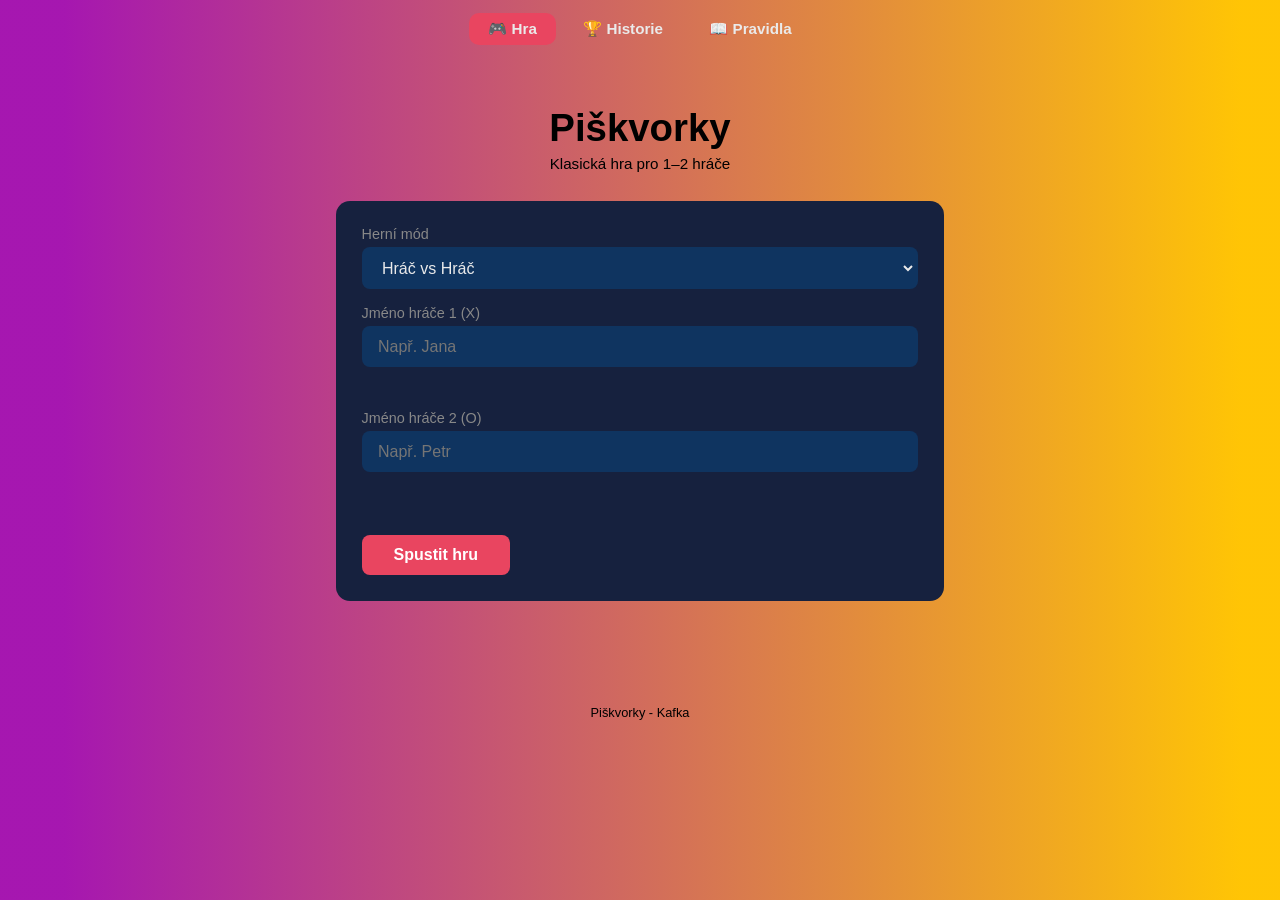
<file: index.html>
<!doctype html>
<html lang="cs">
    <head>
        <meta charset="UTF-8" />
        <meta name="viewport" content="width=device-width, initial-scale=1.0" />
        <title>Piškvorky – Hra</title>
        <link rel="icon" href="favicon.svg" type="image/svg+xml" />
        <link rel="stylesheet" href="style.css" />
    </head>
    <body>
        <nav>
            <a href="index.html" class="active">🎮 Hra</a>
            <a href="leaderboard.html">🏆 Historie</a>
            <a href="rules.html">📖 Pravidla</a>
        </nav>

        <main>
            <h1>Piškvorky</h1>
            <p class="subtitle">Klasická hra pro 1–2 hráče</p>

            <!-- ── Nastavení ── -->
            <section class="setup" id="setup">
                <div class="form-row">
                    <label for="mode">Herní mód</label>
                    <select id="mode" onchange="toggleP2(this)">
                        <option value="pvp">Hráč vs Hráč</option>
                        <option value="ai">Hráč vs Počítač</option>
                    </select>
                </div>

                <div class="form-row">
                    <label for="p1">Jméno hráče 1 (X)</label>
                    <input
                        type="text"
                        id="p1"
                        maxlength="20"
                        placeholder="Např. Jana"
                        oninput="validateName(this, 'err-p1')"
                    />
                    <div class="error" id="err-p1"></div>
                </div>

                <div class="form-row" id="p2-row">
                    <label for="p2">Jméno hráče 2 (O)</label>
                    <input
                        type="text"
                        id="p2"
                        maxlength="20"
                        placeholder="Např. Petr"
                        oninput="validateName(this, 'err-p2')"
                    />
                    <div class="error" id="err-p2"></div>
                </div>

                <p class="error" id="error"></p>

                <button class="btn" id="start-btn" onclick="startGame()">
                    Spustit hru
                </button>
            </section>

            <!-- ── Hrací plocha ── -->
            <section id="game-area">
                <div id="status">Připravuji hru…</div>

                <div id="board">
                    <div class="cell" onclick="handleClick(0)"></div>
                    <div class="cell" onclick="handleClick(1)"></div>
                    <div class="cell" onclick="handleClick(2)"></div>
                    <div class="cell" onclick="handleClick(3)"></div>
                    <div class="cell" onclick="handleClick(4)"></div>
                    <div class="cell" onclick="handleClick(5)"></div>
                    <div class="cell" onclick="handleClick(6)"></div>
                    <div class="cell" onclick="handleClick(7)"></div>
                    <div class="cell" onclick="handleClick(8)"></div>
                </div>

                <div class="scoreboard">
                    <div class="score-box x-box">
                        <div class="sname" id="score-name-x">Hráč 1</div>
                        <div class="snum" id="score-x">0</div>
                    </div>
                    <div class="score-box">
                        <div class="sname">Remízy</div>
                        <div class="snum" id="score-d">0</div>
                    </div>
                    <div class="score-box o-box">
                        <div class="sname" id="score-name-o">Hráč 2</div>
                        <div class="snum" id="score-o">0</div>
                    </div>
                </div>

                <div class="game-buttons">
                    <button class="btn btn-ghost btn-sm" onclick="resetRound()">
                        🔄 Nové kolo
                    </button>
                    <button class="btn btn-sm" onclick="newGame()">
                        🏠 Nová hra
                    </button>
                </div>
            </section>
        </main>

        <footer>Piškvorky - Kafka</footer>

        <script src="game.js"></script>
    </body>
</html>
</file>
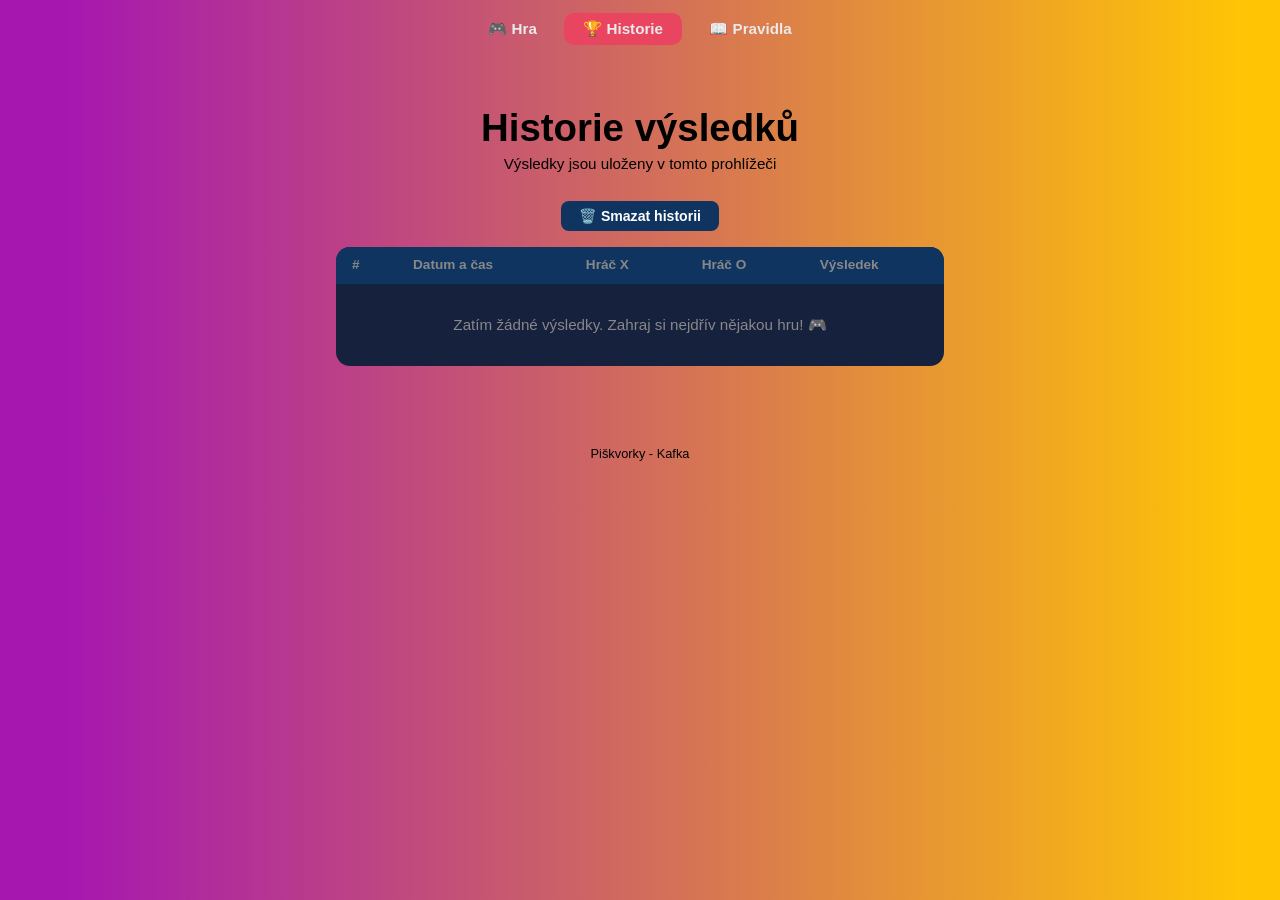
<file: leaderboard.html>
<!doctype html>
<html lang="cs">
    <head>
        <meta charset="UTF-8" />
        <meta name="viewport" content="width=device-width, initial-scale=1.0" />
        <title>Piškvorky – Historie výsledků</title>
        <link rel="icon" href="favicon.svg" type="image/svg+xml" />
        <link rel="stylesheet" href="style.css" />
    </head>
    <body>
        <nav>
            <a href="index.html">🎮 Hra</a>
            <a href="leaderboard.html" class="active">🏆 Historie</a>
            <a href="rules.html">📖 Pravidla</a>
        </nav>

        <main>
            <h1>Historie výsledků</h1>
            <p class="subtitle">Výsledky jsou uloženy v tomto prohlížeči</p>

            <div class="game-buttons" style="margin-bottom: 1rem">
                <button class="btn btn-sm btn-ghost" onclick="clearHistory()">
                    🗑️ Smazat historii
                </button>
            </div>

            <div class="table-wrap">
                <table>
                    <thead>
                        <tr>
                            <th>#</th>
                            <th>Datum a čas</th>
                            <th>Hráč X</th>
                            <th>Hráč O</th>
                            <th>Výsledek</th>
                        </tr>
                    </thead>
                    <tbody id="history-body"></tbody>
                </table>
                <p class="empty-msg" id="empty-msg" style="display: none">
                    Zatím žádné výsledky. Zahraj si nejdřív nějakou hru! 🎮
                </p>
            </div>
        </main>

        <footer>Piškvorky - Kafka</footer>

        <script src="leaderboard.js"></script>
    </body>
</html>
</file>
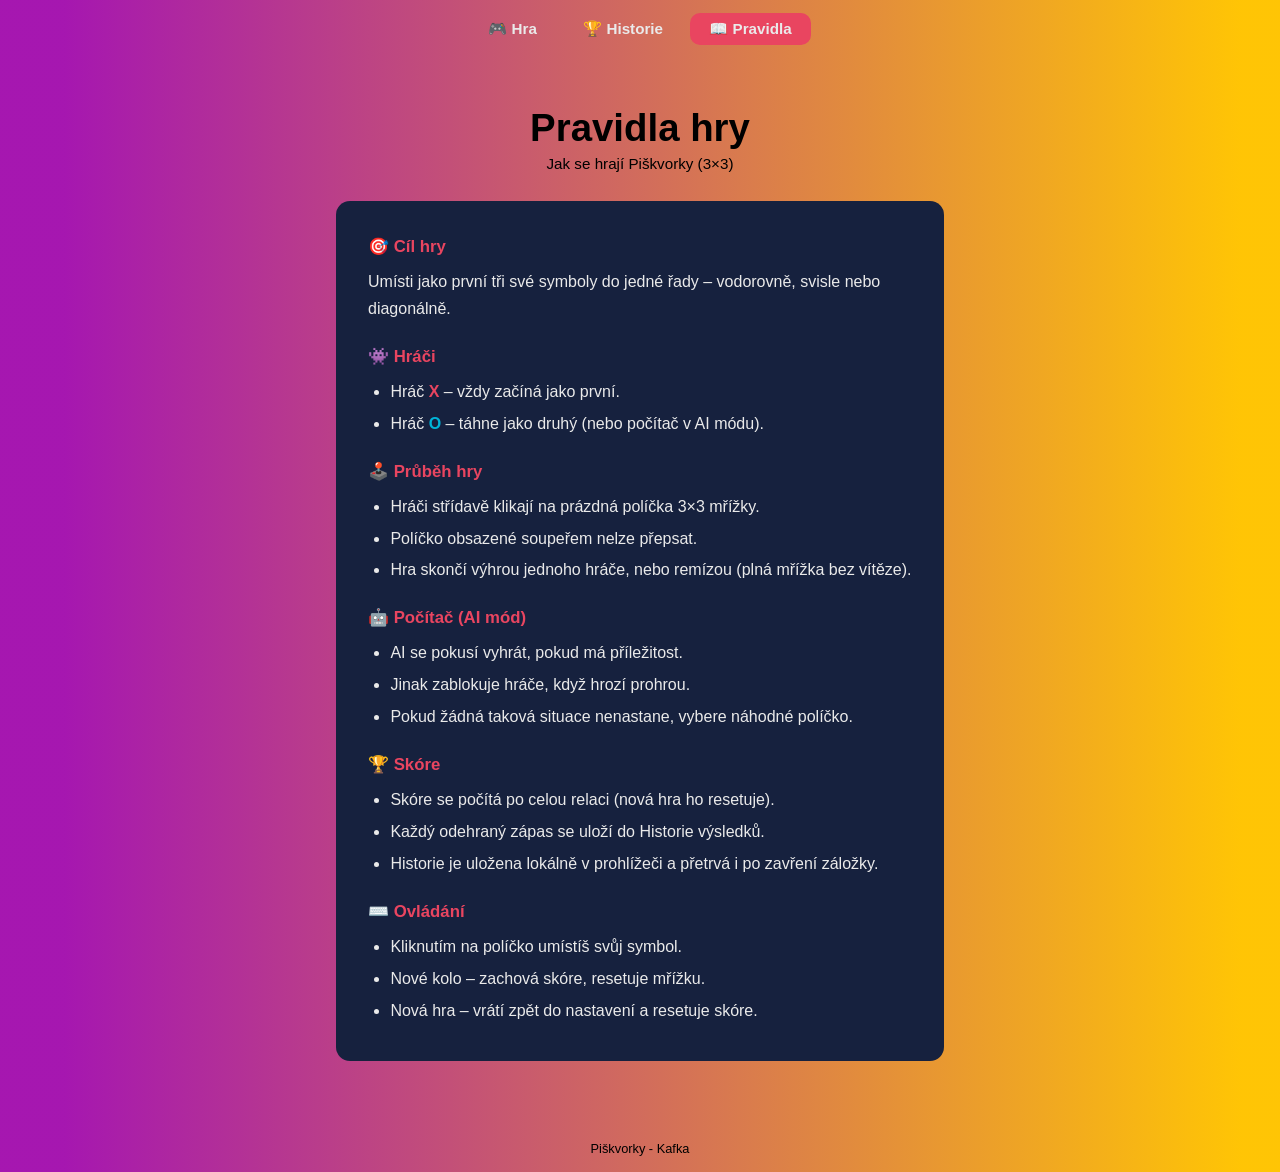
<file: rules.html>
<!doctype html>
<html lang="cs">
    <head>
        <meta charset="UTF-8" />
        <meta name="viewport" content="width=device-width, initial-scale=1.0" />
        <title>Piškvorky – Pravidla</title>
        <link rel="icon" href="favicon.svg" type="image/svg+xml" />
        <link rel="stylesheet" href="style.css" />
    </head>
    <body>
        <nav>
            <a href="index.html">🎮 Hra</a>
            <a href="leaderboard.html">🏆 Historie</a>
            <a href="rules.html" class="active">📖 Pravidla</a>
        </nav>

        <main>
            <h1>Pravidla hry</h1>
            <p class="subtitle">Jak se hrají Piškvorky (3×3)</p>

            <div class="rules-card">
                <h3>🎯 Cíl hry</h3>
                <p>
                    Umísti jako první tři své symboly do jedné řady – vodorovně,
                    svisle nebo diagonálně.
                </p>

                <h3>👾 Hráči</h3>
                <ul>
                    <li>
                        Hráč <span class="x-color">X</span> – vždy začíná jako
                        první.
                    </li>
                    <li>
                        Hráč <span class="o-color">O</span> – táhne jako druhý
                        (nebo počítač v AI módu).
                    </li>
                </ul>

                <h3>🕹️ Průběh hry</h3>
                <ul>
                    <li>
                        Hráči střídavě klikají na prázdná políčka 3×3 mřížky.
                    </li>
                    <li>Políčko obsazené soupeřem nelze přepsat.</li>
                    <li>
                        Hra skončí výhrou jednoho hráče, nebo remízou (plná
                        mřížka bez vítěze).
                    </li>
                </ul>

                <h3>🤖 Počítač (AI mód)</h3>
                <ul>
                    <li>AI se pokusí vyhrát, pokud má příležitost.</li>
                    <li>Jinak zablokuje hráče, když hrozí prohrou.</li>
                    <li>
                        Pokud žádná taková situace nenastane, vybere náhodné
                        políčko.
                    </li>
                </ul>

                <h3>🏆 Skóre</h3>
                <ul>
                    <li>
                        Skóre se počítá po celou relaci (nová hra ho resetuje).
                    </li>
                    <li>Každý odehraný zápas se uloží do Historie výsledků.</li>
                    <li>
                        Historie je uložena lokálně v prohlížeči a přetrvá i po
                        zavření záložky.
                    </li>
                </ul>

                <h3>⌨️ Ovládání</h3>
                <ul>
                    <li>Kliknutím na políčko umístíš svůj symbol.</li>
                    <li>Nové kolo – zachová skóre, resetuje mřížku.</li>
                    <li>
                        Nová hra – vrátí zpět do nastavení a resetuje skóre.
                    </li>
                </ul>
            </div>
        </main>

        <footer>Piškvorky - Kafka</footer>
    </body>
</html>
</file>
<file: style.css>
/* ============================
   style.css – Piškvorky 2026
   ============================ */

:root {
    --bg: #1a1a2e;
    --surface: #16213e;
    --primary: #0f3460;
    --accent: #e94560;
    --blue: #00b4d8;
    --text: #eaeaea;
    --muted: #888;
    --radius: 10px;
}

/* ── Reset ── */
* {
    margin: 0;
    padding: 0;
    box-sizing: border-box;
}

body {
    background: linear-gradient(
        90deg,
        hsla(296, 77%, 39%, 1) 5%,
        hsla(46, 100%, 51%, 1) 97%
    );
    color: var(--text);
    font-family: "Segoe UI", Tahoma, sans-serif;
    min-height: 100vh;
}

/* ── Navigace ── */
nav {
    display: flex;
    justify-content: center;
    gap: 0.5rem;
    padding: 0.8rem 1rem;
    flex-wrap: wrap;
}

nav a {
    color: var(--text);
    text-decoration: none;
    font-weight: 600;
    padding: 0.45rem 1.2rem;
    border-radius: var(--radius);
    transition: background 0.2s;
    font-size: 0.95rem;
}

nav a:hover,
nav a.active {
    background: var(--accent);
}

/* ── Hlavní obsah ── */
main {
    max-width: 640px;
    margin: 2rem auto;
    padding: 1rem;
    text-align: center;
}

h1 {
    font-size: 2.4rem;
    color: black;
    margin-bottom: 0.3rem;
}

.subtitle {
    color: black;
    margin-bottom: 1.8rem;
    font-size: 0.95rem;
}

h2 {
    font-size: 1.4rem;
    margin-bottom: 1rem;
}

/* ── Nastavení hry ── */
.setup {
    background: var(--surface);
    padding: 1.6rem;
    border-radius: 14px;
    margin-bottom: 1.5rem;
    text-align: left;
}

.form-row {
    margin-bottom: 1rem;
}

.form-row label {
    display: block;
    margin-bottom: 0.3rem;
    color: var(--muted);
    font-size: 0.9rem;
}

.form-row input,
.form-row select {
    width: 100%;
    padding: 0.6rem 0.9rem;
    background: var(--primary);
    border: 2px solid transparent;
    border-radius: 8px;
    color: var(--text);
    font-size: 1rem;
    outline: none;
    transition: border-color 0.2s;
}

.form-row input:focus,
.form-row select:focus {
    border-color: var(--accent);
}

.form-row input.invalid {
    border-color: var(--accent);
}

.hint {
    font-size: 0.78rem;
    color: var(--muted);
    margin-top: 0.25rem;
}

/* ── Tlačítka ── */
.btn {
    background: var(--accent);
    color: white;
    border: none;
    padding: 0.7rem 2rem;
    font-size: 1rem;
    border-radius: 8px;
    cursor: pointer;
    transition:
        opacity 0.2s,
        transform 0.1s;
    font-weight: 600;
}

.btn:hover {
    opacity: 0.85;
}
.btn:active {
    transform: scale(0.97);
}

.btn-sm {
    padding: 0.45rem 1.1rem;
    font-size: 0.88rem;
}

.btn-ghost {
    background: var(--primary);
}

/* ── Chybové hlášení ── */
.error {
    color: var(--accent);
    font-size: 0.88rem;
    margin-top: 0.5rem;
    min-height: 1.2rem;
}

/* ── Herní plocha ── */
#game-area {
    display: none;
}

#status {
    font-size: 1.15rem;
    min-height: 1.8rem;
    margin: 0.8rem 0;
    color: var(--blue);
    font-weight: 600;
}

/* ── Hrací mřížka ── */
#board {
    display: grid;
    grid-template-columns: repeat(3, 1fr);
    gap: 10px;
    margin: 1rem auto;
    max-width: 300px;
}

.cell {
    background: var(--surface);
    border: 2px solid var(--primary);
    border-radius: 12px;
    aspect-ratio: 1;
    font-size: 2.8rem;
    font-weight: bold;
    cursor: pointer;
    display: flex;
    align-items: center;
    justify-content: center;
    transition:
        background 0.15s,
        transform 0.1s;
    user-select: none;
}

.cell:hover {
    background: var(--primary);
}
.cell:active {
    transform: scale(0.93);
}
.cell.x {
    color: var(--accent);
}
.cell.o {
    color: yellow;
}
.cell.winner {
    background: darkslateblue; /* Light yellow */
    border-color: gold;
}
.cell.taken {
    cursor: default;
}

/* ── Skóre ── */
.scoreboard {
    display: flex;
    justify-content: center;
    gap: 1rem;
    margin: 1.2rem 0;
}

.score-box {
    background: var(--surface);
    padding: 0.7rem 1.2rem;
    border-radius: 10px;
    min-width: 80px;
}

.score-box .sname {
    font-size: 0.8rem;
    color: var(--muted);
    margin-bottom: 0.2rem;
}
.score-box .snum {
    font-size: 1.9rem;
    font-weight: bold;
}
.score-box.x-box .snum {
    color: var(--accent);
}
.score-box.o-box .snum {
    color: var(--blue);
}

.game-buttons {
    display: flex;
    justify-content: center;
    gap: 0.8rem;
    margin-top: 1rem;
    flex-wrap: wrap;
}

/* ── Historie / tabulka ── */
.table-wrap {
    background: var(--surface);
    border-radius: 14px;
    overflow: hidden;
    margin-top: 1rem;
}

table {
    width: 100%;
    border-collapse: collapse;
}

th,
td {
    padding: 0.65rem 1rem;
    text-align: left;
    border-bottom: 1px solid var(--primary);
}

th {
    color: var(--muted);
    font-size: 0.85rem;
    font-weight: 600;
    background: var(--primary);
}

tr:last-child td {
    border-bottom: none;
}
tr:hover td {
    background: rgba(255, 255, 255, 0.03);
}

.x-color {
    color: var(--accent);
    font-weight: 600;
}
.o-color {
    color: var(--blue);
    font-weight: 600;
}

.empty-msg {
    color: var(--muted);
    padding: 2rem;
    font-size: 0.95rem;
}

/* ── Pravidla ── */
.rules-card {
    background: var(--surface);
    border-radius: 14px;
    padding: 2rem;
    text-align: left;
    line-height: 1.7;
}

.rules-card h3 {
    color: var(--accent);
    margin: 1.3rem 0 0.4rem;
    font-size: 1.05rem;
}

.rules-card h3:first-child {
    margin-top: 0;
}

.rules-card ul {
    padding-left: 1.4rem;
}

.rules-card li {
    margin-bottom: 0.3rem;
}

/* ── Footer ── */
footer {
    text-align: center;
    color: black;
    font-size: 0.8rem;
    padding: 2rem 1rem 1rem;
}
</file>
